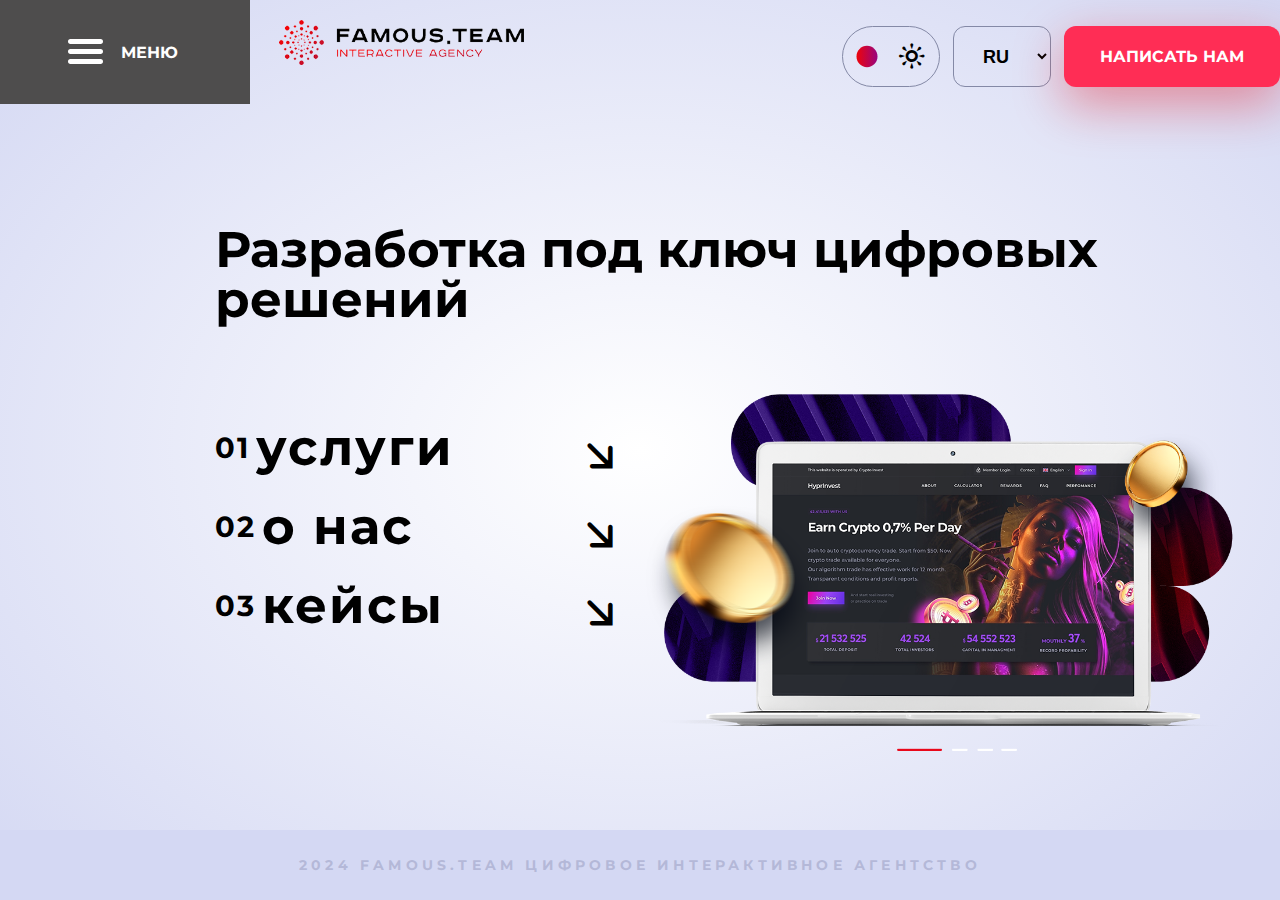
<file: index.html>
<!DOCTYPE html>
<html lang="en">
  <head>
    <meta charset="UTF-8" />
    <meta name="viewport" content="width=device-width, initial-scale=1.0" />
    <title>famous-team</title>
    <link rel="preconnect" href="https://fonts.googleapis.com" />
    <link rel="preconnect" href="https://fonts.gstatic.com" crossorigin />
    <link
      href="https://fonts.googleapis.com/css2?family=Montserrat:ital,wght@0,100..900;1,100..900&display=swap"
      rel="stylesheet"
    />
    <link rel="stylesheet" href="style/fontello.css" />
    <link rel="stylesheet" href="style/main.css" />
  </head>
  <body>
    <div class="wrapper">
      <div class="container">
        <header class="famous">
          <!-- Верхнее меню сайта -->
          <div class="nav-bar">
            <div class="nav-br__wrapper">
              <div class="nav-bar-menu">
                <i class="icon-menu"></i>
                <span>МЕНЮ</span>
              </div>
              <img
                class="nav-bar-logo"
                src="imges/nav-baer-logo.png"
                alt="Logo Famous.team"
              />
            </div>
            <div class="nav-bar-blok__btn">
              <div class="nav-bar__switcher">
                <img src="imges/switch-circle.svg" alt="" />
                <i class="icon-sun swit-icon__sun"></i>
              </div>
              <select class="nav-bar__lang" name="languages" id="lang">
                <option value="">RU</option>
                <option value="">EN</option>
                <option value="">DE</option>
              </select>
              <a class="write" href="mailto:XXXX@gmail.com" target="_blank">
                <p>Написать нам</p>
                <i class="icon-mail-alt"></i>
              </a>
            </div>
          </div>
        </header>
<!-- Боковое меню, что бы отобразить удалить класс mod__hidden -->
        <div class="side-menu mod__hidden">
          <div class="side-menu-beck">
            <i class="icon-right side__icon"></i>
            <p>Меню</p>
          </div>
        <!-- Блок кнопок появляется на экране 1080px /  mod__hidden отключается в медиазапросе-->
          <div class=" side-blok__btn mod__hidden">
            <div class=" side-bar__switcher">
              <img src="imges/switch-circle.svg" alt="" />
              <i class="icon-sun swit-icon__sun"></i>
            </div>
            <select class=" side-bar__lang" name="languages" id="lang">
              <option value="">RU</option>
              <option value="">EN</option>
              <option value="">DE</option>
            </select>
            <a class=" side-write" href="mailto:XXXX@gmail.com" target="_blank">
              <p>Написать нам</p>
              <i class="icon-mail-alt"></i>
            </a>
          </div>
          
          <ul class="side-menu-list">
            <li id="sideExitMain">главная</li>
            <li id="sideExitSevices"><p class="side-p">услуги</p>
              <ul class="internal-list hidden" id="nested-list">
                <li>Продукты</li>
                <li>Опыт</li>
                <li>Модель</li>
                <li>Консалтинг</li>
              </ul>
            </li>
            <li id="sideExitAbout">о нас</li>
            <li id="sideExitCases">кейсы</li>
          </ul>
        </div>

        <main>
          <div class="heading__flex">
            <h1 class="heading-h1">Разработка под ключ цифровых решений</h1>
            <ul class="heading-ul">
              <li class="head-li__posit " >
                <!--вставить в li /active__padding / отступ для Модального между списками  -->
                <div id="services" class="block__flex click__list" data-target="window_services">
                  <span>01</span>
                  <p>услуги</p>
                  <i class="icon-right rotate__down"></i>
                </div>
                <!-- Модальное окно-1 в JS убрается класс "mod__hidden" -->
                <div class="services-mod-wind mod__hidden modWindow" id="window_services">
                  <div class="mod-container">
                    <i class="mod-btn-close icon-cancel" id="services-close"></i>
                    <ul class="mod-wind-list__flex">
                      <li class="color-activ">Web3</li>
                      <li>web</li>
                      <li>app</li>
                      <li>Software</li>
                      <li>Design</li>
                      <li>Front End Back End</li>
                    </ul>
                    <p>
                      Используйте наш обширный опыт в разработке блокчейна для
                      создания надежных и инновационных продуктов. Мы предлагаем
                      уникальные решения, такие как смарт-контракты и
                      децентрализованные приложения, обеспечивая безопасность и
                      эффективность вашего бизнеса. Доверьтесь нашим экспертным
                      знаниям и передовым технологиям для достижения ваших целей
                      в многообещающем секторе Web3
                    </p>
                    <button class="mod-btn-order" type="button">
                      Заказать услуги
                    </button>
                  </div>
                </div>
              </li>
              <li class="head-li__posit "  class="color-activ">
                <!--вставить в li /active__padding / отступ для Модального между списками  -->
                <div id="about_Us" class="block__flex click__list" data-target="window_about">
                  <span>02</span>
                  <p>о нас</p>
                  <i class="icon-right rotate__down"></i>
                </div>
                <!-- модальное окно-2 в JS убрается класс "mod__hidden"-->
                <div class="services-mod-wind mod__hidden modWindow" id="window_about">
                  <div class="mod-container">
                    <i class="mod-btn-close icon-cancel" id="close-about"></i>
                    <p>
                      Агентство FAMOUS TEAM – ваш надежный партнер в области
                      первоклассных технических решений. Имея многолетний опыт и
                      преданную команду профессионалов, мы специализируемся на
                      предоставлении инновационных и надежных услуг,
                      способствующих росту и эффективности бизнеса. Наша миссия
                      – помогать компаниям с помощью инновационных
                      технологических решений, которые способствуют росту,
                      повышают эффективность и обеспечивают конкурентное
                      преимущество. Мы привержены предоставлению услуг высокого
                      качества и построению долгосрочных партнерских отношений с
                      нашими клиентами.
                    </p>
                    <button class="mod-btn-order" type="button">
                      Заказать услуги
                    </button>
                  </div>
                </div>
              </li>
              <li class="head-li__posit" >
                <div id="cases" class="block__flex click__list" data-target="window_cases">
                  <span>03</span>
                  <p>кейсы</p>
                  <i class="icon-right rotate__down"></i>
                </div>
                <!-- модальное окно-3 в JS убрается класс "mod__hidden"-->
                <div class="services-mod-wind cases-mod-wind mod__hidden modWindow" id="window_cases">
                  <div class="mod-container__cases">
                    <i class="mod-btn-close icon-cancel" id="close-cases"></i>
                    <div class="wrapper-cases__flex">
                      <div class="cases__item">
                        <img
                          class="cases__item-img"
                          src="imges/img1_case.png"
                          alt="picture1"
                        />
                        <a href="Case1.html">
                          <div class="cases-block__icon">
                            <img
                              src="imges/cases-arrow-icon__1.svg"
                              alt="icon arrouw"
                            />
                          </div>
                        </a>
                        <p>Агентство FAMOUS TEAM – ваш надежный партнер</p>
                      </div>
                      <div class="cases__item">
                        <img class="cases__item-img" src="imges/img2_case.png" alt="picture-2" />
                        <p>Агентство FAMOUS TEAM – ваш надежный партнер</p>
                      </div>
                      <div class="cases__item">
                        <img class="cases__item-img" src="imges/img3_case.png" alt="picture-3" />
                        <p>Агентство FAMOUS TEAM – ваш надежный партнер</p>
                      </div>
                      <div class="cases__item">
                        <img class="cases__item-img" src="imges/img4_case.png" alt="picture-4" />
                        <p>Агентство FAMOUS TEAM – ваш надежный партнер</p>
                      </div>
                      <div class="cases__item">
                        <img class="cases__item-img" src="imges/img5_case.png" alt="picture-5" />
                        <p>Агентство FAMOUS TEAM – ваш надежный партнер</p>
                      </div>
                    </div>
                    <a class="mod-btn-cases" href="Cases.html">
                      Смотреть все проекты
                    </a>
                  </div>
                </div>
              </li>
            </ul>
            <div class="heading-img">
              <img src="imges/heading-img 1.png" alt="project picture" />
            </div>
          </div>
        </main>
        <footer class="text-footer">
          <p>2024 famous.team цифровое интерактивное агентство</p>
        </footer>
      </div>
    </div>
    <script src="files.js/main.js"></script>
  </body>
</html>
</file>
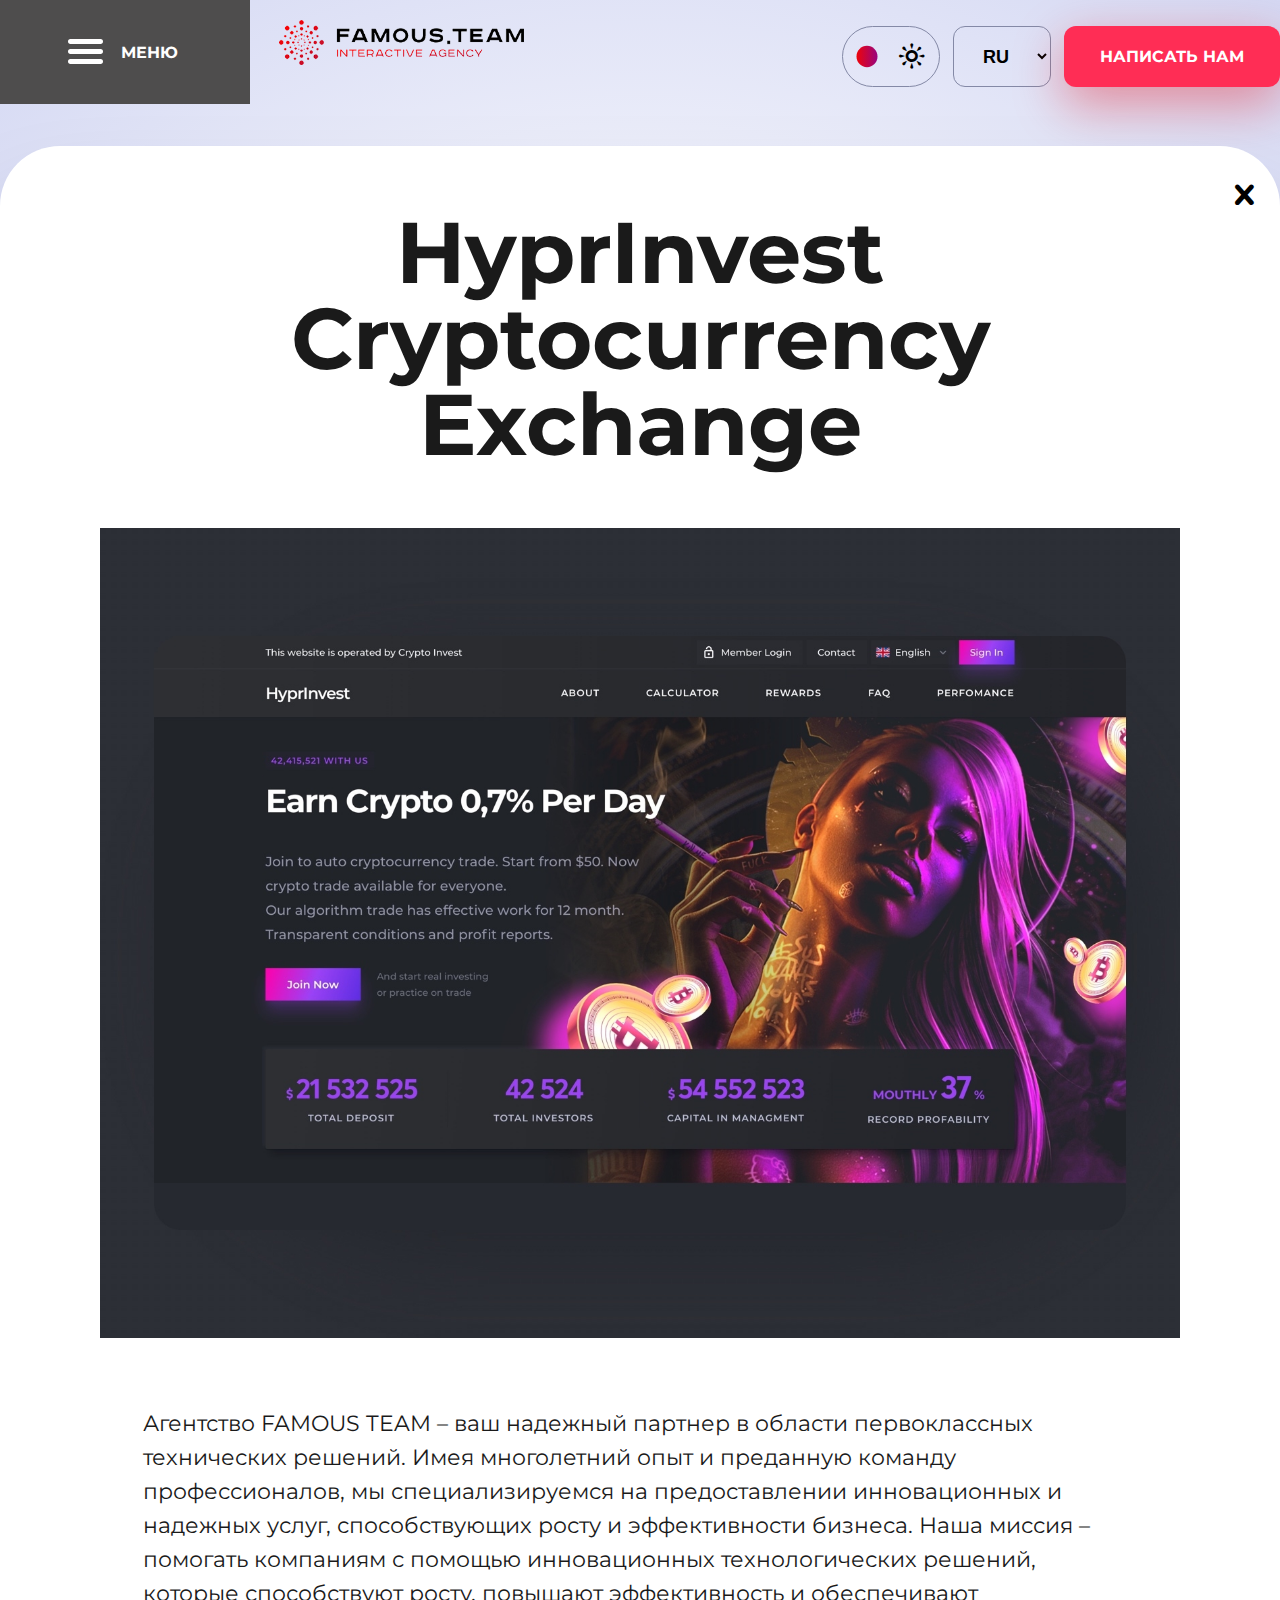
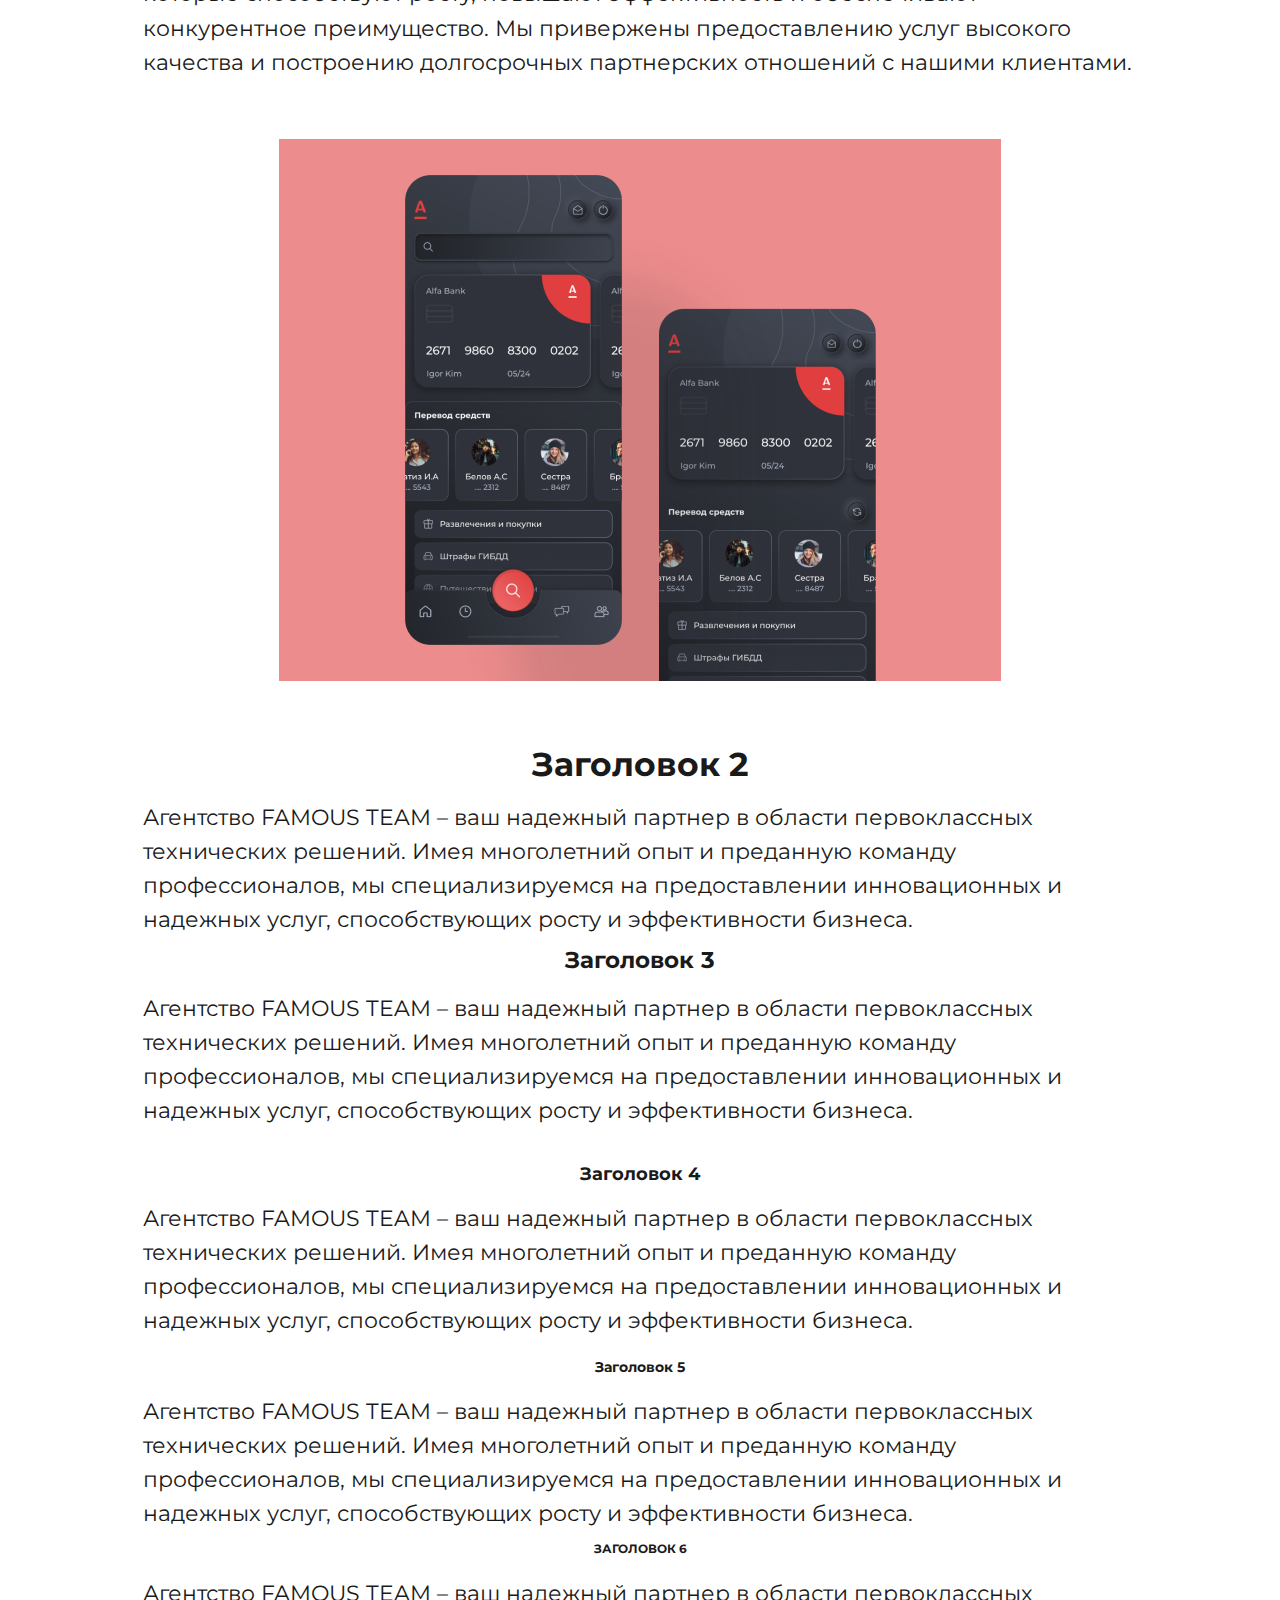
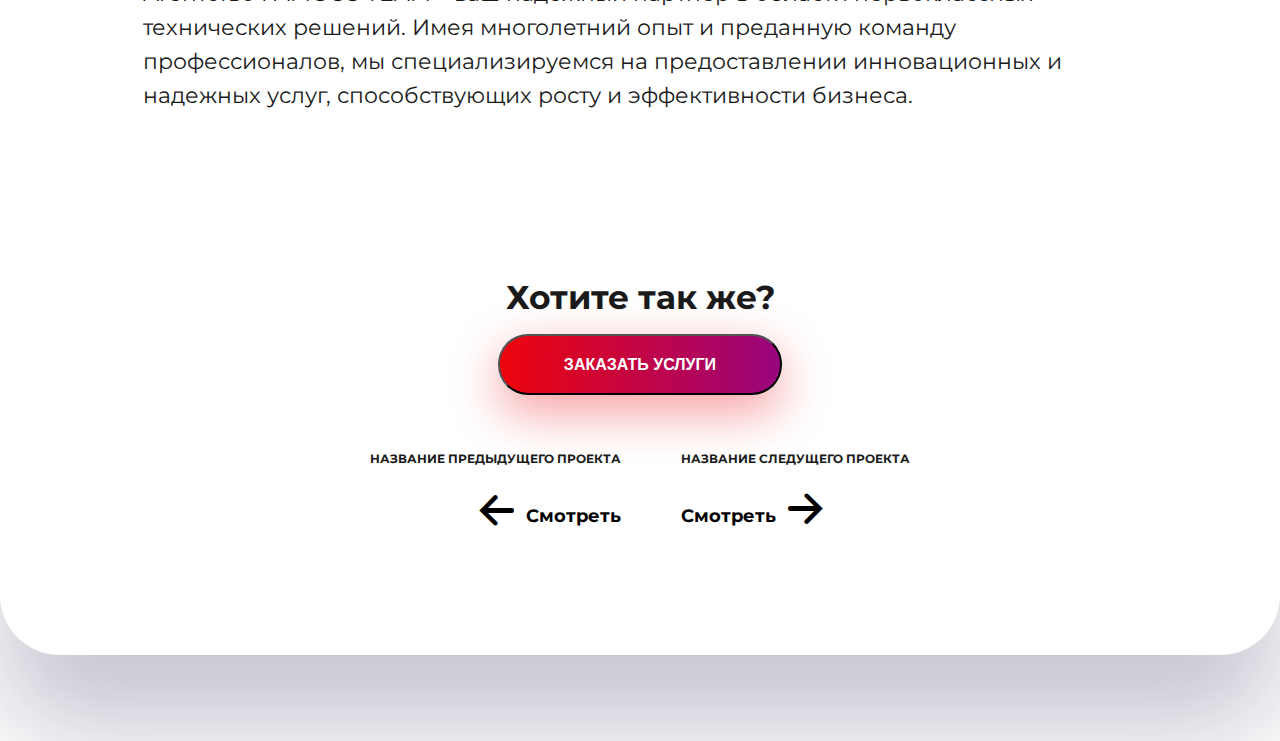
<file: Case1.html>
<!DOCTYPE html>
<html lang="en">
  <head>
    <meta charset="UTF-8" />
    <meta name="viewport" content="width=device-width, initial-scale=1.0" />
    <title>Case1</title>
    <link rel="preconnect" href="https://fonts.googleapis.com" />
    <link rel="preconnect" href="https://fonts.gstatic.com" crossorigin />
    <link
      href="https://fonts.googleapis.com/css2?family=Montserrat:ital,wght@0,100..900;1,100..900&display=swap"
      rel="stylesheet"
    />
    <link rel="stylesheet" href="style/fontello.css" />
    <link rel="stylesheet" href="style/main.css" />
  </head>
  <body>
    <div class="wrapper">
      <div class="container">
        <header class="famous">
          <!-- Верхнее меню сайта -->
          <div class="nav-bar">
            <div class="nav-br__wrapper">
              <div class="nav-bar-menu">
                <i class="icon-menu"></i>
                <span>МЕНЮ</span>
              </div>
              <img
                class="nav-bar-logo"
                src="imges/nav-baer-logo.png"
                alt="Logo Famous.team"
              />
            </div>
            <div class="nav-bar-blok__btn">
              <div class="nav-bar__switcher">
                <img src="imges/switch-circle.svg" alt="" />
                <i class="icon-sun swit-icon__sun"></i>
              </div>
              <select class="nav-bar__lang" name="languages" id="lang">
                <option value="">RU</option>
                <option value="">EN</option>
                <option value="">DE</option>
              </select>
              <a class="write" href="mailto:XXXX@gmail.com" target="_blank">
                <p>Написать нам</p>
                <i class="icon-mail-alt"></i>
              </a>
            </div>
          </div>
        </header>
        <div class="page">
          <div class="page-list">
            <h1 class="page-h1">HyprInvest Cryptocurrency Exchange</h1>
            <i class="page-btn__close icon-cancel"></i>
            <img
              class="page-img1"
              src="imges/Page1 case img.png"
              alt="pucture Page"
            />
            <p class="text-p">
              Агентство FAMOUS TEAM – ваш надежный партнер в области первоклассных
              технических решений. Имея многолетний опыт и преданную команду
              профессионалов, мы специализируемся на предоставлении инновационных
              и надежных услуг, способствующих росту и эффективности бизнеса. Наша
              миссия – помогать компаниям с помощью инновационных технологических
              решений, которые способствуют росту, повышают эффективность и
              обеспечивают конкурентное преимущество. Мы привержены предоставлению
              услуг высокого качества и построению долгосрочных партнерских
              отношений с нашими клиентами.
            </p>
            <img
              class="page-img2"
              src="imges/Page2 case img.png"
              alt="picture page-2"
            />
            <h class="page-h2">Заголовок 2</h>
            <p class="text-p">
              Агентство FAMOUS TEAM – ваш надежный партнер в области первоклассных
              технических решений. Имея многолетний опыт и преданную команду
              профессионалов, мы специализируемся на предоставлении инновационных
              и надежных услуг, способствующих росту и эффективности бизнеса.
            </p>
            <h class="page-h3">Заголовок 3</h>
            <p class="text-p">
              Агентство FAMOUS TEAM – ваш надежный партнер в области первоклассных
              технических решений. Имея многолетний опыт и преданную команду
              профессионалов, мы специализируемся на предоставлении инновационных
              и надежных услуг, способствующих росту и эффективности бизнеса.
            </p>
            <h class="page-h4">Заголовок 4</h>
            <p class="text-p">
              Агентство FAMOUS TEAM – ваш надежный партнер в области первоклассных
              технических решений. Имея многолетний опыт и преданную команду
              профессионалов, мы специализируемся на предоставлении инновационных
              и надежных услуг, способствующих росту и эффективности бизнеса.
            </p>
            <h class="page-h5">Заголовок 5</h>
            <p class="text-p">
              Агентство FAMOUS TEAM – ваш надежный партнер в области первоклассных
              технических решений. Имея многолетний опыт и преданную команду
              профессионалов, мы специализируемся на предоставлении инновационных
              и надежных услуг, способствующих росту и эффективности бизнеса.
            </p>
            <h class="page-h6">Заголовок 6</h>
            <p class="text-p">
              Агентство FAMOUS TEAM – ваш надежный партнер в области первоклассных
              технических решений. Имея многолетний опыт и преданную команду
              профессионалов, мы специализируемся на предоставлении инновационных
              и надежных услуг, способствующих росту и эффективности бизнеса.
            </p>
          </div>
          <h class="page-h2">Хотите так же?</h>
          <button class="page-btn">Заказать услуги</button>
          <div class="page__flex">
            <div class="page__item">
              <h class="page-h6">Название предыдущего проекта</h>
              <div class="page__item__block">
                <i class="icon-right"></i>
                <p>Смотреть</p>
              </div>
            </div>
            <div class="page__item">
              <h class="page-h6">Название следущего проекта</h>
              <div class="page__item__block">
                <p>Смотреть</p>
                <i class="icon-right"></i>
              </div>
            </div>
          </div>
        </div>
      </div>
    </div>
    <script src="files.js/main.js"></script>
  </body>
</html>
</file>
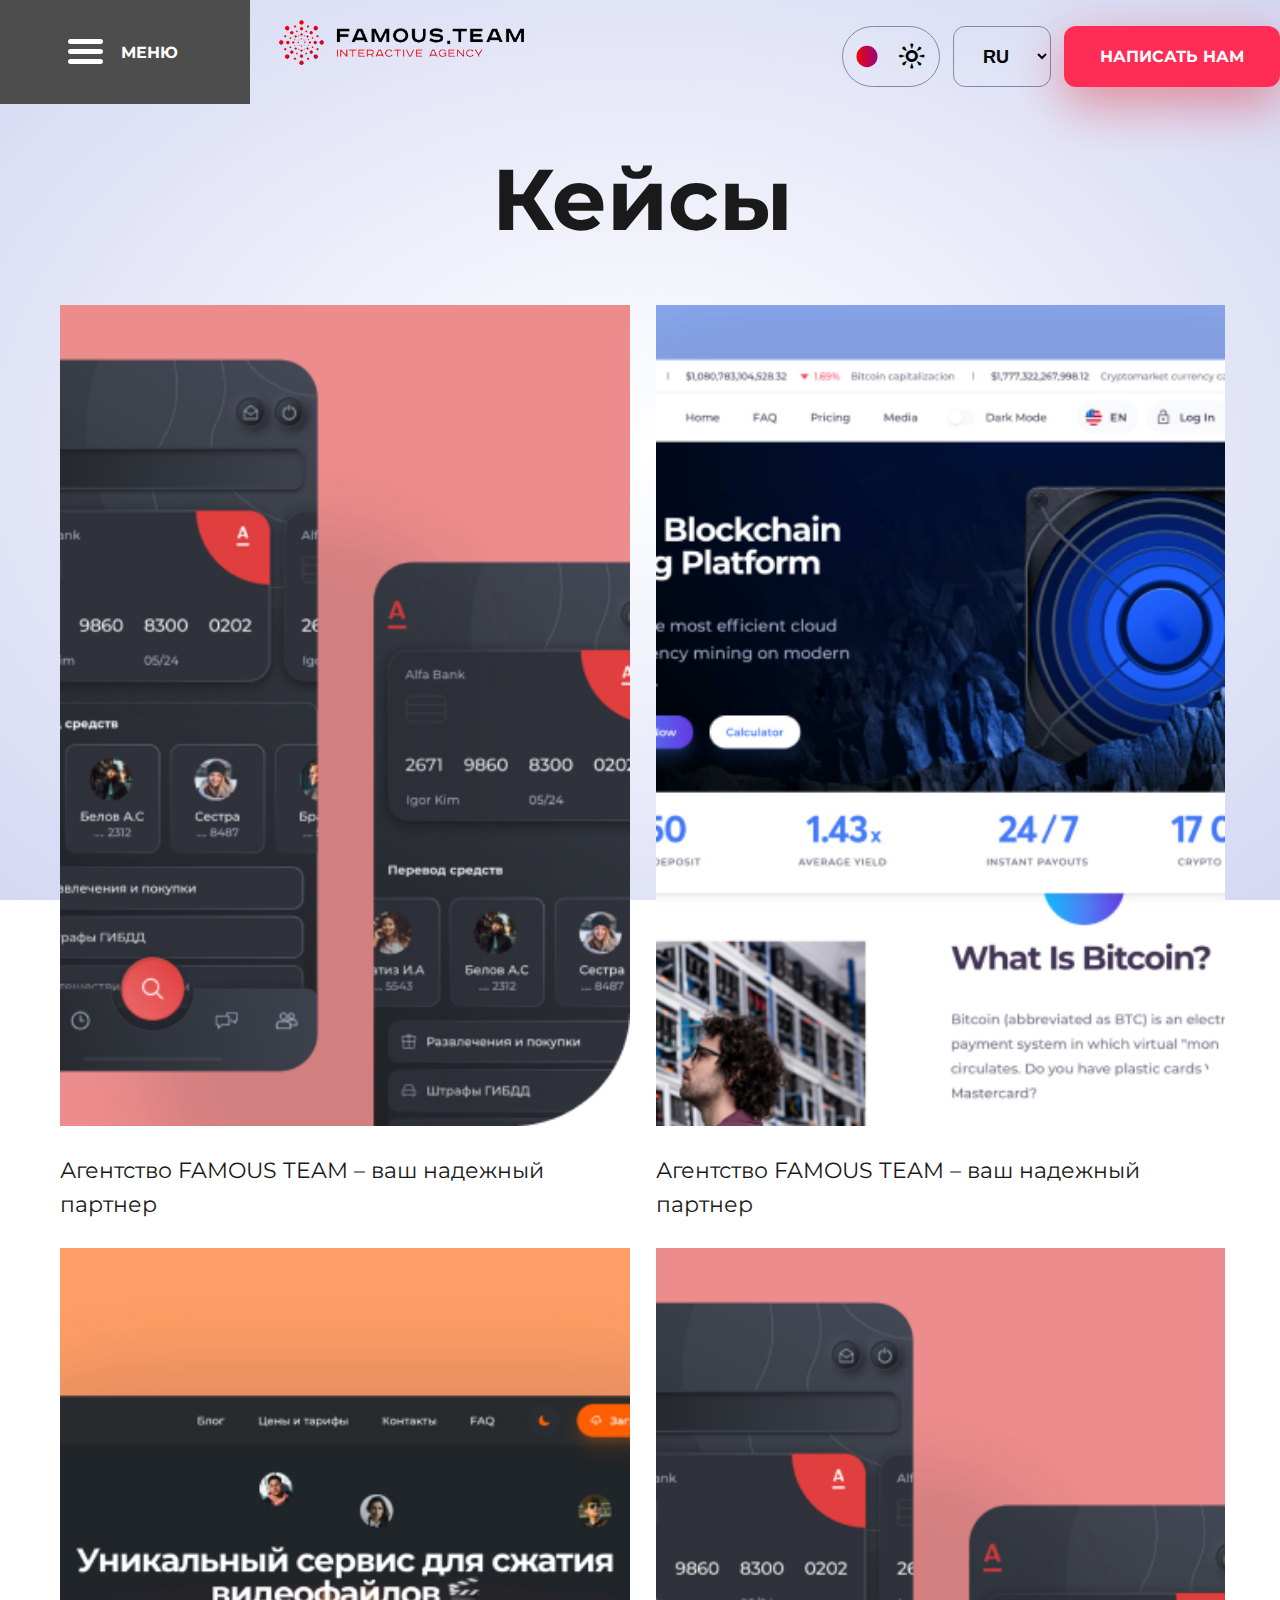
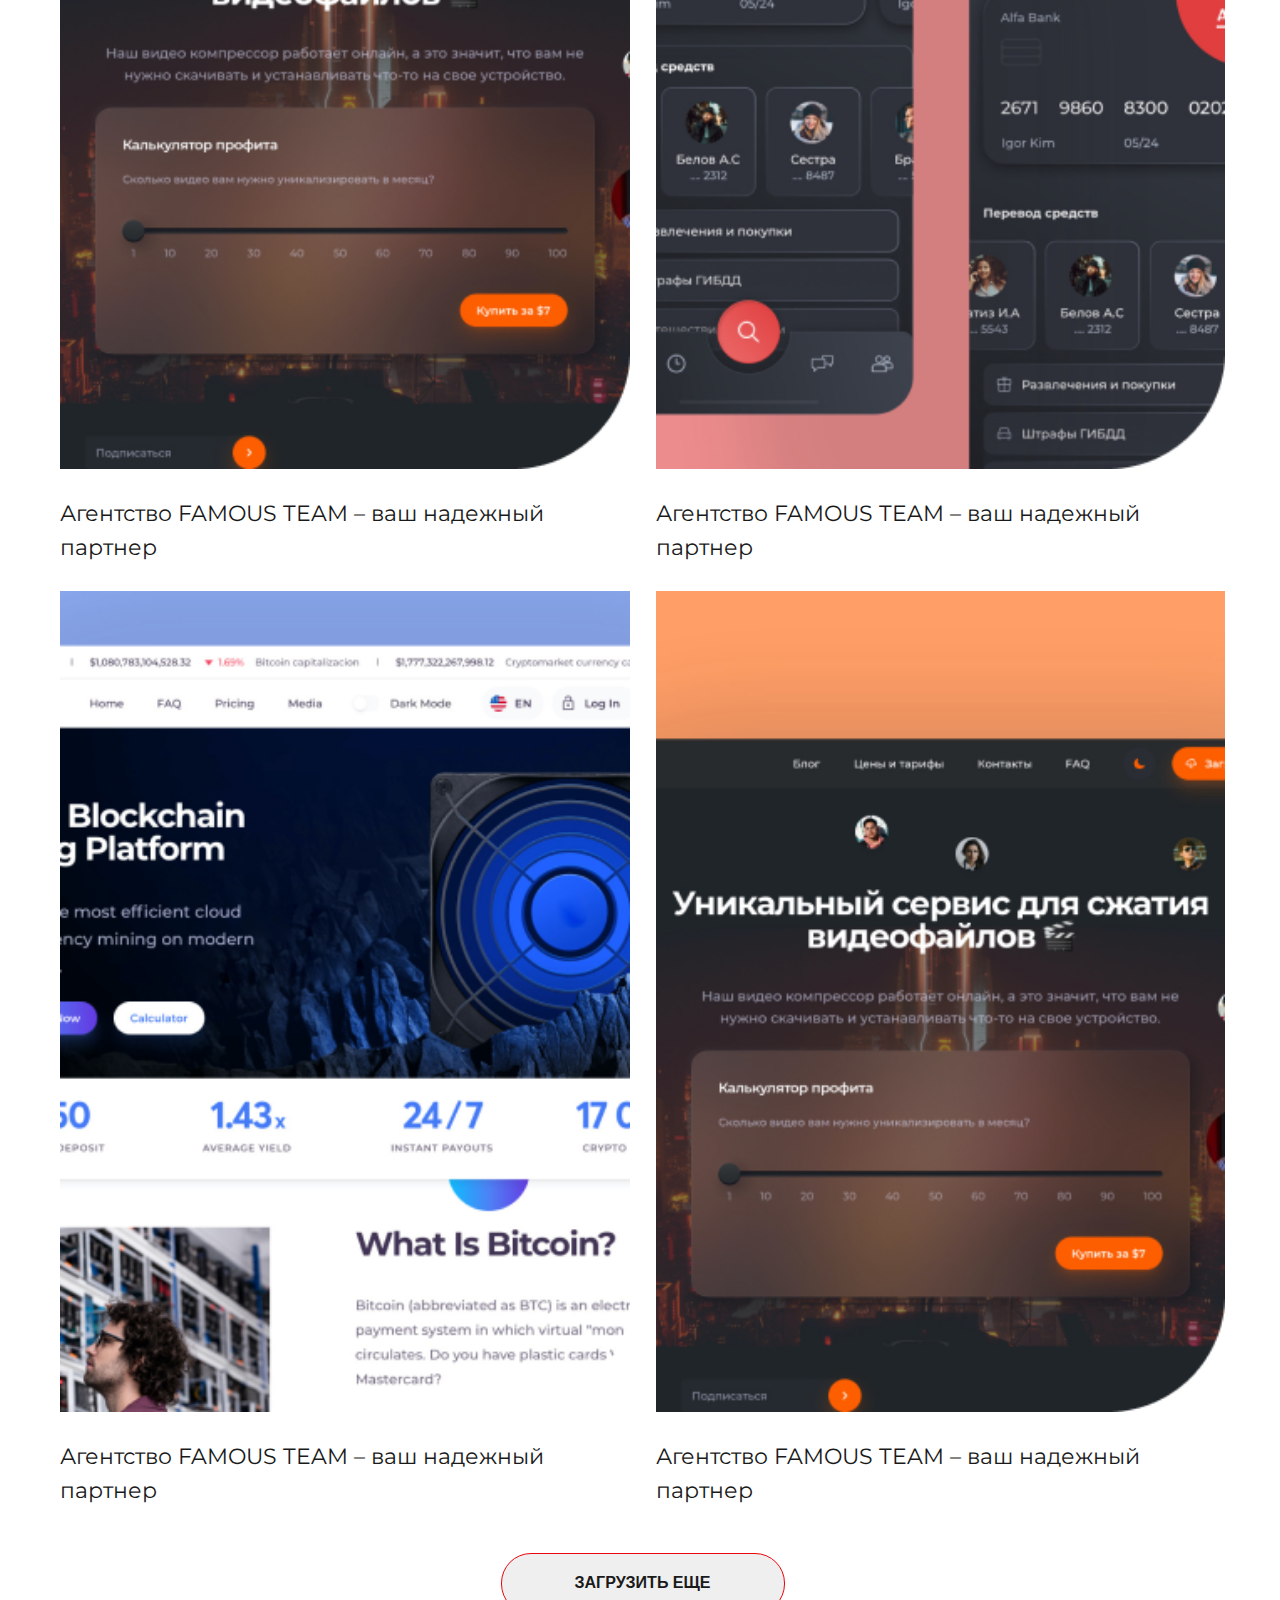
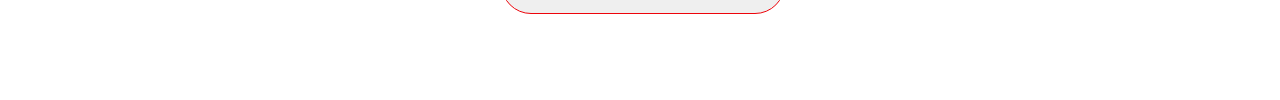
<file: Cases.html>
<!DOCTYPE html>
<html lang="en">
  <head>
    <meta charset="UTF-8" />
    <meta name="viewport" content="width=device-width, initial-scale=1.0" />
    <title>Cases</title>
    <link rel="preconnect" href="https://fonts.googleapis.com" />
    <link rel="preconnect" href="https://fonts.gstatic.com" crossorigin />
    <link
      href="https://fonts.googleapis.com/css2?family=Montserrat:ital,wght@0,100..900;1,100..900&display=swap"
      rel="stylesheet"
    />
    <link rel="stylesheet" href="style/fontello.css" />
    <link rel="stylesheet" href="style/main.css" />
  </head>
  <body>
    <div class="wrapper">
      <div class="container">
        <header class="famous">
          <!-- Верхнее меню сайта -->
          <div class="nav-bar">
            <div class="nav-br__wrapper">
              <div class="nav-bar-menu">
                <i class="icon-menu"></i>
                <span>МЕНЮ</span>
              </div>
              <img
                class="nav-bar-logo"
                src="imges/nav-baer-logo.png"
                alt="Logo Famous.team"
              />
            </div>
            <div class="nav-bar-blok__btn">
              <div class="nav-bar__switcher">
                <img src="imges/switch-circle.svg" alt="" />
                <i class="icon-sun swit-icon__sun"></i>
              </div>
              <select class="nav-bar__lang" name="languages" id="lang">
                <option value="">RU</option>
                <option value="">EN</option>
                <option value="">DE</option>
              </select>
              <a class="write" href="mailto:XXXX@gmail.com" target="_blank">
                <p>Написать нам</p>
                <i class="icon-mail-alt"></i>
              </a>
            </div>
          </div>
        </header>
        <div class="container-page-cases">
          <h1 class="h1-page-cases">Кейсы</h1>
          <div class="page-cases__flex">
            <div class="page-item">
              <img src="imges/img1_case.png" alt="picture cases" />
              <p class="p-page-cases">
                Агентство FAMOUS TEAM – ваш надежный партнер
              </p>
            </div>
            <div class="page-item">
              <img src="imges/img2_case.png" alt="picture cases" />
              <p class="p-page-cases">
                Агентство FAMOUS TEAM – ваш надежный партнер
              </p>
            </div>
            <div class="page-item">
              <img src="imges/img3_case.png" alt="picture cases" />
              <p class="p-page-cases">
                Агентство FAMOUS TEAM – ваш надежный партнер
              </p>
            </div>
            <div class="page-item">
              <img src="imges/img1_case.png" alt="picture cases" />
              <p class="p-page-cases">
                Агентство FAMOUS TEAM – ваш надежный партнер
              </p>
            </div>
            <div class="page-item">
              <img src="imges/img2_case.png" alt="picture cases" />
              <p class="p-page-cases">
                Агентство FAMOUS TEAM – ваш надежный партнер
              </p>
            </div>
            <div class="page-item">
              <img src="imges/img3_case.png" alt="picture cases" />
              <p class="p-page-cases">
                Агентство FAMOUS TEAM – ваш надежный партнер
              </p>
            </div>
          </div>

          <button class="page-cases-btn" type="button">ЗАГРУЗИТЬ ЕЩЕ</button>
        </div>
      </div>
    </div>

    <script src="files.js/main.js"></script>
  </body>
</html>
</file>
<file: style/fontello.css>
@font-face {
  font-family: 'fontello';
  src: url('../font/fontello.eot?63695822');
  src: url('../font/fontello.eot?63695822#iefix') format('embedded-opentype'),
       url('../font/fontello.woff2?63695822') format('woff2'),
       url('../font/fontello.woff?63695822') format('woff'),
       url('../font/fontello.ttf?63695822') format('truetype'),
       url('../font/fontello.svg?63695822#fontello') format('svg');
  font-weight: normal;
  font-style: normal;
}
/* Chrome hack: SVG is rendered more smooth in Windozze. 100% magic, uncomment if you need it. */
/* Note, that will break hinting! In other OS-es font will be not as sharp as it could be */
/*
@media screen and (-webkit-min-device-pixel-ratio:0) {
  @font-face {
    font-family: 'fontello';
    src: url('../font/fontello.svg?63695822#fontello') format('svg');
  }
}
*/
[class^="icon-"]:before, [class*=" icon-"]:before {
  font-family: "fontello";
  font-style: normal;
  font-weight: normal;
  speak: never;

  display: inline-block;
  text-decoration: inherit;
  width: 1em;
  margin-right: .2em;
  text-align: center;
  /* opacity: .8; */

  /* For safety - reset parent styles, that can break glyph codes*/
  font-variant: normal;
  text-transform: none;

  /* fix buttons height, for twitter bootstrap */
  line-height: 1em;

  /* Animation center compensation - margins should be symmetric */
  /* remove if not needed */
  margin-left: .2em;

  /* you can be more comfortable with increased icons size */
  /* font-size: 120%; */

  /* Font smoothing. That was taken from TWBS */
  -webkit-font-smoothing: antialiased;
  -moz-osx-font-smoothing: grayscale;

  /* Uncomment for 3D effect */
  /* text-shadow: 1px 1px 1px rgba(127, 127, 127, 0.3); */
}

.icon-menu:before { content: '\e800'; } /* '' */
.icon-sun:before { content: '\e801'; } /* '' */
.icon-sun-1:before { content: '\e802'; } /* '' */
.icon-cancel:before { content: '\e803'; } /* '' */
.icon-light-up:before { content: '\e804'; } /* '' */
.icon-cancel-1:before { content: '\e805'; } /* '' */
.icon-cancel-2:before { content: '\e806'; } /* '' */
.icon-cancel-3:before { content: '\e807'; } /* '' */
.icon-right:before { content: '\e808'; } /* '' */
.icon-mail:before { content: '\e809'; } /* '' */
.icon-mail-alt:before { content: '\f0e0'; } /* '' */
.icon-paper-plane:before { content: '\f1d8'; } /* '' */
.icon-whatsapp:before { content: '\f232'; } /* '' */
.icon-linkedin:before { content: '\f318'; } /* '' */
</file>
<file: style/main.css>
html {
  box-sizing: border-box;
  font-family: "Montserrat", sans-serif;
  height: 100%;
}
*,
*::before,
*::after {
  box-sizing: inherit;
}
/* 
Временный стиль
* {
  outline: 1px solid red;
} 
*/
body {
  margin: 0;
  min-height: 100%;
  position: relative;
  padding-bottom: 86px;
  background: radial-gradient(
    ellipse,
    rgba(255, 255, 255, 1) 0%,
    rgba(212, 216, 243, 1) 100%
  );
  background-repeat: no-repeat;
  background-position: center;
  background-size: cover;
}
/* background-color: var(--famous-bg-color); */
:root {
  --famous-bg-color: #d4d8f3;
  --main-color-font: #1a1a1a;
  --main-red: #e9081b;
  --light-font: #8489a6;
  /* #d4d8f3; */
}
/* Сброс стилей */
h1,
h2,
h3,
h4,
h5,
h6,
p {
  margin: 0;
}
ul {
  margin: 0;
  padding: 0;
  /* list-style: none; */
}
.container {
  position: relative;
  max-width: 2138px;
  /* padding-right: 62px; */
}

/* head */
.famous {
}
.nav-bar {
  display: flex;
  width: 100%;
  height: 104px;
  align-items: center;
  justify-content: space-between;
}
.nav-br__wrapper {
  display: flex;
  width: 50%;
}
.nav-bar-menu {
  max-width: 288px;
  height: 104px;
  background-color: #000;
  color: #fff;
  display: flex;
  justify-content: center;
  align-items: center;
  gap: 8px;
  padding: 0 90px;
  margin-right: 19.5%;
  transition: all 0.5s;
}
.nav-bar-menu:hover {
  cursor: pointer;
  background-color: #4e4d4d;
}
.nav-bar-menu span {
  font-size: 16px;
  font-weight: bold;
}
.icon-menu::before {
  margin-left: -5px;
  width: unset;
  font-size: 50px;
}

.nav-bar-logo {
  display: block;
  margin-top: 20px;
  max-width: clamp(245px, 18.04vw, 397px);
  height: clamp(45px, 3.318vw, 73px);
}
/* Блок кнопок в меню */
.nav-br__wrapper {
  width: 50%;
}
.nav-bar-blok__btn,
.side-blok__btn {
  display: flex;
  gap: 13px;
  align-items: center;
  padding-top: 9px;
}
.nav-bar__switcher,
.side-bar__switcher {
  display: flex;
  max-width: 98px;
  width: 100%;
  height: 61px;
  border: 1px solid var(--light-font);
  border-radius: 36px;
  padding: 13px;
  gap: 15px;
  box-sizing: border-box;
  transition: all 0.5s;
}
.nav-bar__switcher:hover {
  background-color: #000;
  cursor: pointer;
}
.nav-bar__switcher:hover .swit-icon__sun {
  color: #fff;
}
.nav-bar__switcher img,
.side-bar__switcher img {
  max-width: 32%;
}
.swit-icon__sun {
  font-size: 26px;
}
.nav-bar__lang,
.side-bar__lang {
  max-width: 98px;
  width: 100%;
  height: 61px;
  border: 1px solid var(--light-font);
  border-radius: 12px;
  text-align: center;
  font-size: 18px;
  font-weight: bold;
  transition: all 0.5s;
  background: transparent;
}
.side-bar__lang {
  color: #fff;
}
.nav-bar__lang:hover,
.side-bar__lang:hover {
  background-color: var(--main-red);
  cursor: pointer;
  color: #fff;
}
.write,
.side-write {
  width: 266px;
  height: 61px;
  border-radius: 12px;
  background-color: #ff2d55;
  box-shadow: 0 17px 50px 0 rgba(232, 7, 18, 0.4);
  text-transform: uppercase;
  font-size: 16px;
  font-weight: bold;
  text-align: center;
  padding: 20.5px 30.5px;
  box-sizing: border-box;
  transition: all 0.5s;
  text-decoration: none;
  color: #fff;
}
.write i,
.side-write i {
  display: none;
}
.write:hover,
.side-write:hover {
  background-color: #fff;
  cursor: pointer;
  color: #000;
  border: 1px solid #000;
}

/* блок "Разработка" */
.heading__flex {
  position: relative;
  display: flex;
  flex-direction: column;
  padding-top: 121px;
  padding-left: 215px;
}
.heading-item {
  max-width: 1099px;
  width: 49vw;
  height: 497px;
}
.heading-h1 {
  font-weight: 700;
  max-width: 1099px;
  font-size: clamp(50px, 3.91vw, 86px);
  line-height: 100%;
}
.heading-ul {
  padding-left: 15%;
  padding-top: 98px;
  font-weight: 700;
  font-size: clamp(50px, 3.91vw, 86px);
  list-style: none;
  line-height: 49px;
  letter-spacing: 2px;
}

.head-li__posit {
  position: relative;
  display: flex;
  align-items: baseline;
  padding-bottom: 5px;
  width: 416px;
}
.block__flex {
  width: 100%;
  display: flex;
  padding-bottom: 15px;
}
.heading-ul li:hover {
  cursor: pointer;
}
.color-active {
  color: red;
}
.heading-ul span {
  font-size: 29px;
  margin-right: 6px;
}
.heading-ul p {
  display: inline-block;
}
/* стиль для иконки списка "стрелка" */
.icon-right {
  font-size: 37px;
  padding-top: 10px;
  margin-left: auto;
}

.rotate__down {
  display: inline-block;
  transform: rotate(45deg);
}
.rotate_up {
  display: inline-block;
  transform: rotate(315deg) !important;
  color: red;
}
/* Блок для картинок слайдера */
.heading-img {
  position: absolute;
  top: 29%;
  left: 50.5%;
  width: 51vw;
  max-width: 1126px;
  height: 614px;
  overflow: hidden;
}
.heading-img img {
  width: 100%;
  height: 100%;
  object-fit: contain;
}

.text-footer {
  width: 100vw;
  text-align: center;
  font-weight: 700;
  font-size: clamp(14px, 1.09vw, 24px);
  letter-spacing: 0.3em;
  text-transform: uppercase;
  color: #b4b8d8;
  background: #d4d8f3;
  padding: 26px 0px;
  position: fixed;
  bottom: 0;
  z-index: 100;
}

/* медиазапросы Famous-1 */
@media (max-width: 1600px) {
  .heading-ul {
    padding-left: 7%;
  }
}
@media (max-width: 1366px) {
  .heading-ul {
    padding-left: 0%;
  }
  .nav-bar-menu {
    margin-right: 4.5%;
    max-width: 250px;
  }
  .services-mod-wind {
    left: 10%;
  }
}
@media (max-width: 1200px) {
  .nav-bar {
    justify-content: flex-start;
  }
  .nav-bar-menu {
    margin-right: 4.5%;
    max-width: 200px;
  }
  .nav-bar-blok__btn {
    margin-left: auto;
  }
  .nav-br__wrapper {
    margin-right: 60px;
  }
  .heading__flex {
    padding-top: 100px;
    padding-left: 35px;
  }
  .heading-img {
    left: 43.5%;
  }
}

@media (max-width: 1080px) {
  .nav-bar-logo {
    margin-left: 0px;
  }
  .nav-bar__switcher {
    display: none;
  }
  .nav-bar__lang {
    display: none;
  }
  .head-li__posit {
    width: 363px;
  }
  .write {
    padding: 14px 0px;
    width: 76px;
    height: 71px;
    box-shadow: 0 17px 50px 0 rgba(232, 7, 18, 0.4);
    background: linear-gradient(90deg, #ed040b 0%, #98057e 100%);
    margin-right: 20px;
  }
  .write p {
    display: none;
  }
  .write i {
    display: inline-block;
    font-size: 30px;
  }
}
@media (max-width: 900px) {
  .heading__flex {
    padding-top: 57px;
    padding-left: 27px;
    flex-direction: column;
  }
  .heading-h1 {
    order: 0;
  }
  .heading-ul {
    order: 2;
    margin: 0 auto;
    line-height: 65px;
    padding-top: 10px;
  }
  .head-li__posit {
    width: 460px;
  }
  .heading-img {
    order: 1;
    position: static;
    width: 100%;
  }
  .wrapper-cases__flex {
    flex-wrap: wrap;
    justify-content: center;
  }
}
@media (max-width: 768px) {
  .nav-bar-menu span {
    display: none;
  }
  .nav-bar-menu {
    padding: 0px 40px;
  }
}

@media (max-width: 520px) {
  .nav-bar {
    height: 68px;
  }
  .nav-bar-menu {
    padding: 34px 40px;
    width: 0px;
    height: 16px;
    margin-right: 35px;
  }
  .icon-menu::before {
    margin-left: 6px;
    width: unset;
    font-size: 42px;
  }
  .nav-bar-menu span {
    display: none;
  }
  .nav__icon {
    font-size: 40px;
    width: 20px;
  }
  .nav-bar-blok__btn {
    padding-top: 0px;
  }
  .nav-bar__nav-bar__switcher {
    display: none;
  }
  .nav-bar__lang {
    display: none;
  }
  .nav-bar-logo {
    display: block;
    max-width: 241px;
    height: 45px;
  }
  .write {
    padding: 10px 0px;
    width: 66px;
    height: 61px;
  }
  .write p {
    display: none;
  }
  .container {
    padding-right: 0;
  }
  .heading__flex {
    padding-top: 57px;
    padding-left: 27px;
    flex-direction: column;
  }
  .heading-h1 {
    order: 0;
  }
  .heading-ul {
    order: 2;
    padding-left: 0%;
    padding-top: 0px;
    transform: translateY(-168px);
    line-height: 30px;
    z-index: 100;
  }
  .heading-img {
    order: 1;
    position: static;
    width: 100%;
  }
  .heading-img img {
    transform: scale(1.5) translate(1px, -54px);
  }
  .head-li__posit {
    padding-bottom: 0px;
    height: 65px;
    width: 100%;
  }
  .rotate__down {
    padding-top: 33px;
  }
  .icon-right {
    font-size: 30px;
    padding-top: 0px;
  }
  .icon-mail-alt:before {
    font-size: 139%;
  }
  .heading-ul span {
    margin-right: 14px;
  }
  .text-footer p {
    letter-spacing: 0.1em;
    max-width: 422px;
    margin: 0 auto;
  }
}
@media (max-width: 414px) {
  .write {
    display: none;
  }
}

@media (max-width: 460px) {
  .nav-bar-menu {
    margin-right: 15px;
  }
  .heading-h1 {
    font-size: clamp(40px, 3.91vw, 86px);
    text-align: center;
  }
  .write {
    padding: 7px 0px;
    width: 60px;
    height: 56px;
    margin-right: 5px;
  }
}
/* Стили модальных окон */
.services-mod-wind {
  border-radius: 60px;
  max-width: 2000px;
  width: 90vw;
  height: auto;
  padding-top: 68px;
  padding-bottom: 93px;
  /* box-shadow: 0 75px 100px 0 rgb(32 31 79 / 25%); */
  box-shadow: 5px 7px 46px 0 rgb(32 31 79 / 60%);
  background: #fff;
  position: absolute;
  top: 95%;
  left: -94%;
  z-index: 100;
}
/* Разделить стиль на модальных окнах services / cases */
.cases-mod-wind {
  border-radius: 60px;
  max-width: 2000px;
  width: 90vw;
  height: auto;
  padding-top: 68px;
  padding-bottom: 93px;
  /* box-shadow: 0 75px 100px 0 rgb(32 31 79 / 25%); */
  box-shadow: 5px 7px 46px 0 rgb(32 31 79 / 60%);
  background: #fff;
  position: absolute;
  top: 110%;
  left: -94%;
  z-index: 100;
}
.mod-container {
  /* max-width: 994px; */
  max-width: 1012px;
  height: auto;
  margin: 0 auto;
  padding: 0px 20px;
}

.mod-wind-list__flex {
  display: flex;
  flex-wrap: wrap;
  gap: 26px;
  margin-bottom: 35px;
  list-style: none;
  padding: 0 15px;
  font-weight: 700;
  font-size: 22px;
  line-height: 145%;
  text-transform: uppercase;
  text-align: center;
  color: #000;
}
.mod-wind-list__flex li:hover {
  cursor: pointer;
}
.services-mod-wind p {
  font-family: var(--font-family);

  font-weight: 400;
  font-size: 22px;
  line-height: 155%;
  color: var(--main-color-font);

  padding-top: 23px;
  margin-bottom: 20px;
}
.mod-btn-close {
  font-size: 3vw;
  position: absolute;
  top: 2%;
  right: 1%;
}
.icon-cancel {
}
.mod-btn-order {
  border-radius: 30px;
  padding: 20px 34px;
  max-width: 284px;
  width: 100%;
  height: 61px;

  box-shadow: 0 17px 50px 0 rgba(232, 7, 18, 0.4);
  background: linear-gradient(90deg, #ed040b 0%, #98057e 100%);

  font-weight: 700;
  font-size: 16px;
  text-transform: uppercase;
  text-align: center;
  color: #fff;
}
.mod__hidden,
.hidden {
  display: none;
}
.mod__open,
.show {
  display: block;
}
.active__padding {
  margin-bottom: 47%;
}
/* Медиазапросы для модального окна */
@media (max-width: 1600px) {
  .services-mod-wind {
    top: 80%;
    left: -50%;
  }
}
@media (max-width: 1366px) {
  .services-mod-wind {
    left: -30%;
  }
}
@media (max-width: 1200px) {
  .services-mod-wind {
    left: 0%;
  }
}
@media (max-width: 900px) {
  .services-mod-wind {
    left: 47%;
    transform: translate(-50%, 0px);
  }
  .mod-btn-close {
    font-size: 5vw;
    top: 0%;
    right: 3%;
    z-index: 100;
  }
}
/* Стили модал Кейсы */
.wrapper-cases__flex {
  display: flex;
  gap: 20px;
  width: 100%;
}

.mod-container__cases {
  max-width: 1804px;
  width: 100%;
  height: auto;
  margin: 0 auto;
  padding: 0 10px;
}
/* кнопка мод окно Кейсы */
.mod-btn-cases {
  text-decoration: none;
  display: block;
  max-width: 360px;
  width: 100%;
  /* height: 61px; */
  padding: 6px 34px;
  letter-spacing: 0px;
  margin: 0 auto 50px;
  border-radius: 30px;
  box-shadow: 0 17px 50px 0 rgb(232 7 18 / 40%);
  background: linear-gradient(90deg, #ed040b 0%, #98057e 100%);
  color: #fff;
  font-weight: 700;
  font-size: 16px;
  text-transform: uppercase;
  text-align: center;
}
.cases__item {
  flex-basis: 340px;
  flex-grow: 1;
  position: relative;
}
.cases__item-img {
  width: 100%;
  object-fit: cover;
}
.cases__item img {
  width: 100%;
  object-fit: cover;
}
.cases-block__icon {
  width: 5%;
  height: auto;
  padding: 20px 49px;
  background-color: #14a2f5;
  border-radius: 20px 0 20px 0;
  position: absolute;
  bottom: 0%;
  right: 0%;
  transform: translate(0%, -116%);
}
.cases-block__icon img {
  width: 1vw;
  height: auto;
}

/* Стили для страницы Page-cases */
.container-page-cases {
  max-width: 1230px;
  margin: 0 auto;
  padding-left: 35px;
  padding-right: 30px;
}
.h1-page-cases {
  padding-top: 53px;
  margin-bottom: 62px;
  font-weight: 700;
  font-size: 86px;
  line-height: 100%;
  text-align: center;
  color: var(--main-color-font);
}
.page-cases__flex {
  display: flex;
  flex-wrap: wrap;
  gap: 26px;
  max-width: 1199px;
  height: auto;
  margin: 0 auto 45px;
}
.page-item {
  border-radius: 0 0 70px 0;
  width: 381px;
  flex-basis: 381px;
  flex-grow: 1;
  height: auto;
}
.page-item img {
  width: 100%;
  object-fit: contain;
}
.p-page-cases {
  padding-top: 24px;
  font-weight: 400;
  font-size: 22px;
  line-height: 155%;
  color: var(--main-color-font);
}
.page-cases-btn {
  display: block;
  border: #ed040b solid 1px;
  border-radius: 30px;
  padding: 20px 34px;
  width: 284px;
  height: 61px;
  margin: 0 auto;

  font-weight: 700;
  font-size: 16px;
  text-transform: uppercase;
  text-align: center;
  color: var(--main-color-font);
}
.p-page-case {
}
/* Стили страницы Case1 Page */
.page {
  margin: 42px auto 0;
  max-width: 2000px;
  padding-inline: 200px;
  border-radius: 60px;
  background-color: #fff;
  box-shadow: 0 75px 100px 0 rgba(32, 31, 79, 0.25);
  position: relative;
}
.page-h1 {
  font-weight: 700;
  font-size: clamp(36px, 9.3vw, 86px);
  line-height: 100%;
  text-align: center;
  color: var(--main-color-font);
  padding-top: 64px;
  margin-bottom: 60px;
}
.page-btn__close {
  position: absolute;
  top: 2%;
  right: 4%;
  font-size: 40px;
  transform: translate(50px, -50px);
}
.icon-cancel {
}
.page-img1 {
  width: 100%;
  object-fit: cover;
  margin-bottom: 65px;
}
.text-p {
  max-width: 994px;
  margin: 0 auto;
  font-weight: 400;
  font-size: 22px;
  line-height: 155%;
  color: var(--main-color-font);
}
.page-img2 {
  display: block;
  max-width: 722px;
  width: 100%;
  object-fit: cover;
  padding-top: 59px;
  margin: 0 auto 65px;
}
.page-list {
  margin-bottom: 166px;
}
.page-h2,
.page-h3,
.page-h4,
.page-h5,
.page-h6 {
  display: block;
  font-weight: 700;
  font-size: clamp(32px, 2.54vw, 56px);
  line-height: 114%;
  text-align: center;
  color: var(--main-color-font);
  margin-bottom: 18px;
}
.page-h3 {
  font-size: clamp(23px, 1.8vw, 40px);
  line-height: 115%;
  margin-bottom: 18px;
  padding-top: 10px;
}
.page-h4 {
  padding-top: 35px;
  font-size: clamp(17.5px, 1.36vw, 30px);
  line-height: 120%;
}
.page-h5 {
  padding-top: 20px;
  font-size: clamp(14px, 1.1vw, 24px);
  line-height: 130%;
}
.page-h6 {
  padding-top: 10px;
  font-size: clamp(11.6px, 0.9vw, 20px);
  line-height: 150%;
  text-transform: uppercase;
}
.page-btn {
  display: block;
  margin: 0 auto;
  border-radius: 30px;
  padding: 20px 34px;
  width: 284px;
  height: 61px;
  box-shadow: 0 17px 50px 0 rgba(232, 7, 18, 0.4);
  background: linear-gradient(90deg, #ed040b 0%, #98057e 100%);

  font-weight: 700;
  font-size: 16px;
  text-transform: uppercase;
  text-align: center;
  color: #fff;
  margin-bottom: 46px;
  transition: all 0.3s;
}
.page-btn:hover {
  cursor: pointer;
  font-size: 18px;
}
.page__flex {
  max-width: 1185px;
  margin: 0 auto;
  display: flex;
  justify-content: center;
  gap: 60px;
  padding-bottom: 121px;
}
.page__item:nth-child(1) {
  text-align: right;
}

.page__item:nth-child(1) .icon-right::before {
  transform: rotate(180deg);
}
.page__item__block {
}
.page__item__block p {
  display: inline;
  font-weight: 700;
  font-size: 18px;
  line-height: 200%;
}
.page__item__block:hover {
  cursor: pointer;
  color: #e9081b;
}
/* .icon-right {
} */
/* Стилили для Case1 Page */
@media (max-width: 1900px) {
  .page {
    padding-inline: 100px;
  }
  .page-btn__close {
    right: 4.5%;
  }
}
@media (max-width: 1200px) {
  .page {
    margin: 42px auto 0;
    padding-inline: 80px;
  }
  .page-btn__close {
    right: 6%;
  }
}
@media (max-width: 768px) {
  .page {
    padding-inline: 45px;
  }
  .page-btn__close {
    right: 8%;
  }
}
@media (max-width: 520px) {
  .page {
    padding-inline: 30px;
  }
  .page-btn__close {
    right: 11%;
  }
  .container-page-cases {
    padding-left: 20px;
    padding-right: 20px;
  }
}
@media (max-width: 460px) {
  .page {
    margin: 32px auto 0;
    padding-inline: 18px;
  }
}
/* Стили для бокового меню */

.side-menu {
  position: absolute;
  top: 0;
  left: 0;
  z-index: 110;
  max-width: 1700px;
  width: 77vw;
  height: 90vh;
  background: var(--main-color-font);
  padding-top: 37px;
  padding-bottom: 187px;
  padding-left: 25%;
  font-weight: 700;
  color: #fff;
}
.block-show {
  display: block;
}
.side-menu ul {
  list-style: none;
}
.side-menu-beck {
  text-align: right;
  font-size: 16px;
  text-transform: uppercase;
  padding-right: 15%;
}
.side-menu-beck p {
  display: inline;
}
/* .icon-right {
} */

.side-menu-beck .icon-right::before {
  display: inline-block;
  transform: rotate(180deg);
}
.side-menu-beck:hover {
  color: var(--main-red);
  cursor: pointer;
}
.side-menu-list {
  font-size: clamp(46px, 3.9vw, 86px);
}
.internal-list {
  font-weight: 600;
  font-size: 46px;
  font-size: clamp(32px, 2.09vw, 46px);
  padding-left: 10%;
}
.side-menu-list {
}
.side-p {
}
.internal-list {
}
.hidden {
}
#sideExitMain:hover,
#sideExitSevices:hover,
#sideExitAbout:hover,
#sideExitCases:hover {
  cursor: pointer;
  color: #e9081b;
}
/* Медиа запросы для Бокового меню */

@media (max-width: 1900px) {
  .side-menu {
    width: 60%;
  }
}
@media (max-width: 1080px) {
  .side-menu {
    width: 90%;
  }
  .side-blok__btn {
    display: flex;
  }
}

@media (max-width: 768px) {
  .side-menu {
    width: 95%;
    height: 100%;
  }
  .side-menu-beck {
    font-size: 18px;
    margin-bottom: 20%;
  }
}
@media (max-width: 520px) {
  .side-write {
    padding: 14px 0px;
    width: 76px;
    height: 71px;
    box-shadow: 0 17px 50px 0 rgba(232, 7, 18, 0.4);
    background: linear-gradient(90deg, #ed040b 0%, #98057e 100%);
    margin-right: 20px;
  }
}
@media (max-width: 520px) {
  .side-write p {
    display: none;
  }
  .side-write i {
    display: inline-block;
    font-size: 30px;
  }
  .mod-btn-close {
    font-size: 6vw;
    top: 0.5%;
  }
}
@media (max-width: 460px) {
  .side-menu {
    padding-left: 15%;
  }
  .mod-btn-close {
    font-size: 6vw;
    top: 0.8%;
  }
}

/* Создание дубликата блока но изм наз классов для Бокового меню */
.nav-bar-blok__btn {
}
.nav-bar__switcher {
}
.icon-sun {
}
.swit-icon__sun {
}
.nav-bar__lang {
}
.write {
}
.icon-mail-alt {
}
</file>
